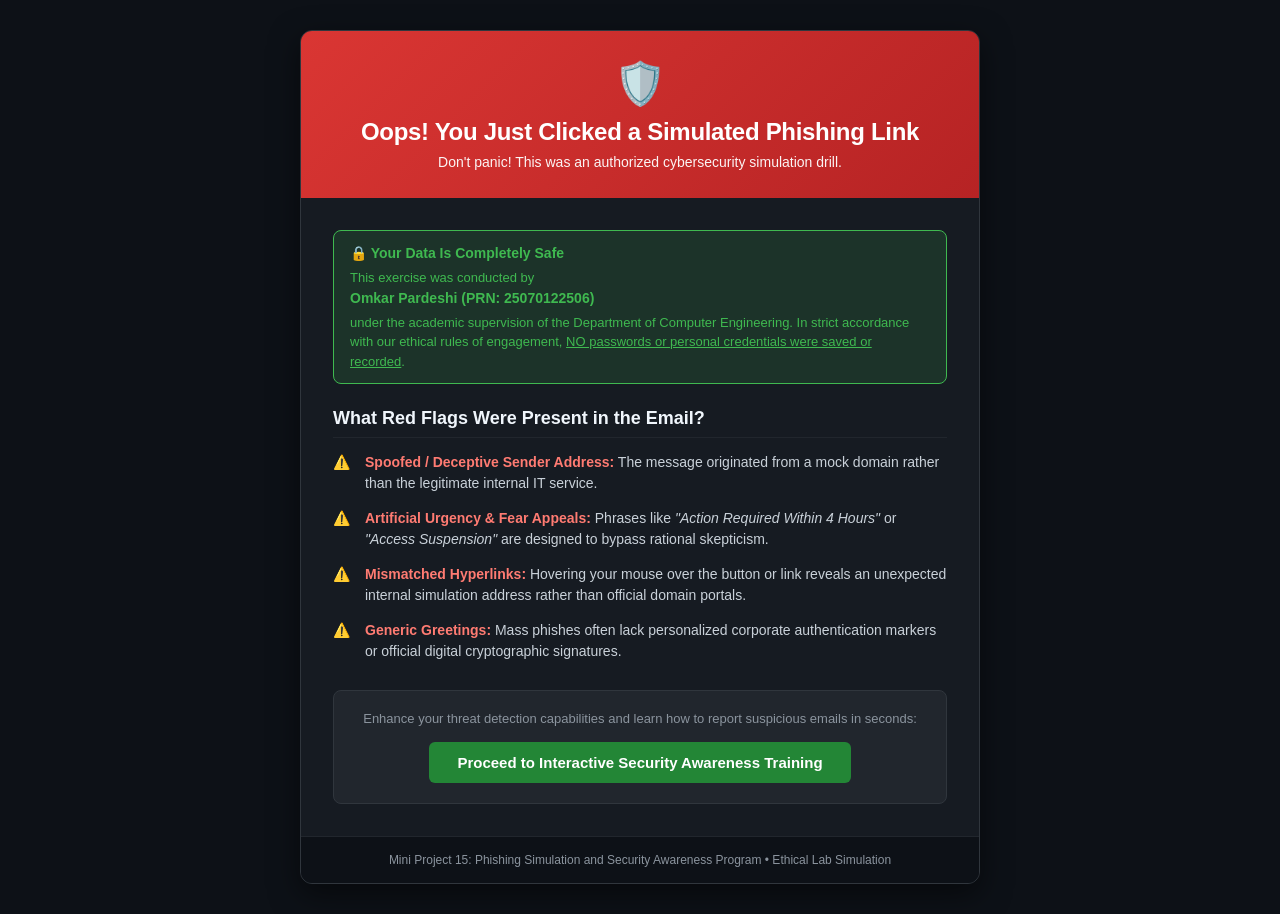
<file: gophish_assets/landing_pages/educational_landing.html>
<!DOCTYPE html>
<html lang="en">
<head>
    <meta charset="UTF-8">
    <meta name="viewport" content="width=device-width, initial-scale=1.0">
    <title>Security Alert: Controlled Phishing Simulation Teachable Moment</title>
    <style>
        * {
            box-sizing: border-box;
            margin: 0;
            padding: 0;
        }
        body {
            font-family: -apple-system, BlinkMacSystemFont, "Segoe UI", Roboto, Helvetica, Arial, sans-serif;
            background: #0d1117;
            color: #c9d1d9;
            min-height: 100vh;
            display: flex;
            align-items: center;
            justify-content: center;
            padding: 30px 20px;
        }
        .container {
            max-width: 680px;
            background: #161b22;
            border: 1px solid #30363d;
            border-radius: 12px;
            box-shadow: 0 10px 30px rgba(0,0,0,0.5);
            overflow: hidden;
        }
        .header-banner {
            background: linear-gradient(135deg, #da3633 0%, #b62324 100%);
            color: #ffffff;
            padding: 28px 32px;
            text-align: center;
        }
        .shield-icon {
            font-size: 42px;
            margin-bottom: 10px;
        }
        .header-banner h1 {
            font-size: 24px;
            font-weight: 700;
            letter-spacing: -0.3px;
        }
        .header-banner p {
            margin-top: 8px;
            font-size: 14px;
            opacity: 0.95;
        }
        .body-card {
            padding: 32px;
        }
        .safe-badge {
            background: rgba(63, 185, 80, 0.15);
            border: 1px solid #3fb950;
            color: #3fb950;
            padding: 12px 16px;
            border-radius: 8px;
            font-size: 13px;
            line-height: 1.5;
            margin-bottom: 24px;
        }
        .safe-badge strong {
            display: block;
            margin-bottom: 4px;
            font-size: 14px;
        }
        h2 {
            font-size: 18px;
            color: #f0f6fc;
            margin-bottom: 14px;
            border-bottom: 1px solid #21262d;
            padding-bottom: 8px;
        }
        .red-flag-list {
            list-style: none;
            margin-bottom: 28px;
        }
        .red-flag-list li {
            position: relative;
            padding-left: 32px;
            margin-bottom: 14px;
            font-size: 14px;
            line-height: 1.5;
        }
        .red-flag-list li::before {
            content: "⚠️";
            position: absolute;
            left: 0;
            top: 0;
        }
        .red-flag-list strong {
            color: #ff7b72;
        }
        .cta-wrapper {
            background: #21262d;
            border-radius: 8px;
            padding: 20px;
            text-align: center;
            border: 1px solid #30363d;
        }
        .cta-wrapper p {
            font-size: 13px;
            color: #8b949e;
            margin-bottom: 16px;
        }
        .btn-train {
            display: inline-block;
            background: #238636;
            color: #ffffff;
            text-decoration: none;
            font-weight: 600;
            font-size: 15px;
            padding: 12px 28px;
            border-radius: 6px;
            transition: background 0.2s;
        }
        .btn-train:hover {
            background: #2ea043;
        }
        .footer-note {
            padding: 16px 32px;
            background: #0d1117;
            border-top: 1px solid #21262d;
            font-size: 12px;
            color: #8b949e;
            text-align: center;
        }
    </style>
</head>
<body>
    <div class="container">
        <div class="header-banner">
            <div class="shield-icon">🛡️</div>
            <h1>Oops! You Just Clicked a Simulated Phishing Link</h1>
            <p>Don't panic! This was an authorized cybersecurity simulation drill.</p>
        </div>
        <div class="body-card">
            <div class="safe-badge">
                <strong>🔒 Your Data Is Completely Safe</strong>
                This exercise was conducted by <strong>Omkar Pardeshi (PRN: 25070122506)</strong> under the academic supervision of the Department of Computer Engineering. 
                In strict accordance with our ethical rules of engagement, <u>NO passwords or personal credentials were saved or recorded</u>.
            </div>

            <h2>What Red Flags Were Present in the Email?</h2>
            <ul class="red-flag-list">
                <li>
                    <strong>Spoofed / Deceptive Sender Address:</strong> The message originated from a mock domain rather than the legitimate internal IT service.
                </li>
                <li>
                    <strong>Artificial Urgency & Fear Appeals:</strong> Phrases like <em>"Action Required Within 4 Hours"</em> or <em>"Access Suspension"</em> are designed to bypass rational skepticism.
                </li>
                <li>
                    <strong>Mismatched Hyperlinks:</strong> Hovering your mouse over the button or link reveals an unexpected internal simulation address rather than official domain portals.
                </li>
                <li>
                    <strong>Generic Greetings:</strong> Mass phishes often lack personalized corporate authentication markers or official digital cryptographic signatures.
                </li>
            </ul>

            <div class="cta-wrapper">
                <p>Enhance your threat detection capabilities and learn how to report suspicious emails in seconds:</p>
                <a href="/training" class="btn-train">Proceed to Interactive Security Awareness Training</a>
            </div>
        </div>
        <div class="footer-note">
            Mini Project 15: Phishing Simulation and Security Awareness Program &bull; Ethical Lab Simulation
        </div>
    </div>
</body>
</html>
</file>
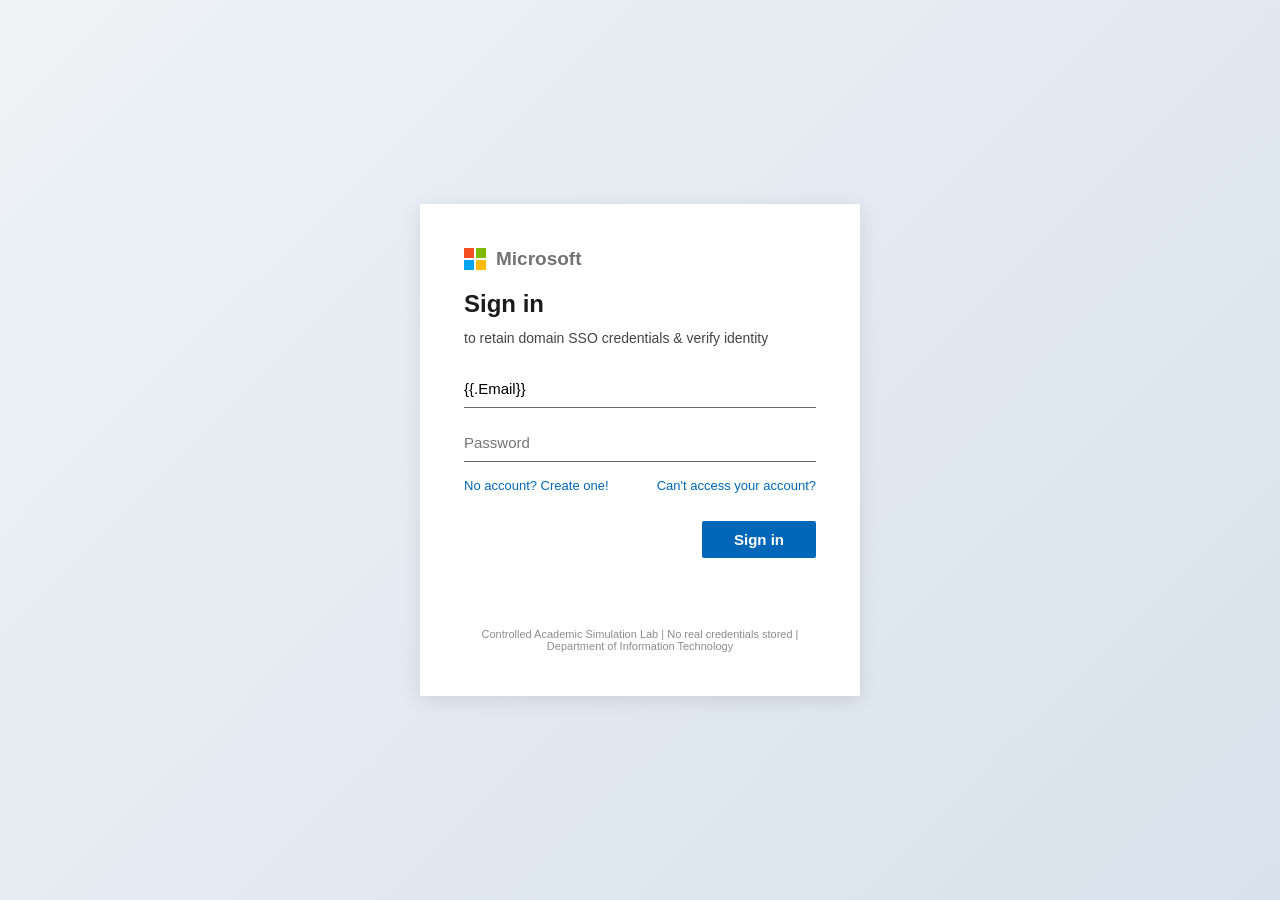
<file: gophish_assets/landing_pages/o365_login.html>
<!DOCTYPE html>
<html lang="en">
<head>
    <meta charset="UTF-8">
    <meta name="viewport" content="width=device-width, initial-scale=1.0">
    <title>Sign in to your account - Microsoft Online</title>
    <style>
        * {
            box-sizing: border-box;
            margin: 0;
            padding: 0;
        }
        body {
            font-family: "Segoe UI", -apple-system, BlinkMacSystemFont, Roboto, "Helvetica Neue", sans-serif;
            background: linear-gradient(135deg, #eef2f5 0%, #d8e2ec 100%);
            display: flex;
            align-items: center;
            justify-content: center;
            min-height: 100vh;
            color: #1b1b1b;
        }
        .login-card {
            background: #ffffff;
            width: 100%;
            max-width: 440px;
            padding: 44px;
            box-shadow: 0 4px 20px rgba(0,0,0,0.1);
            border-radius: 2px;
        }
        .ms-logo {
            display: flex;
            align-items: center;
            gap: 10px;
            margin-bottom: 20px;
        }
        .ms-grid {
            display: grid;
            grid-template-columns: 10px 10px;
            grid-gap: 2px;
        }
        .ms-grid div {
            width: 10px;
            height: 10px;
        }
        .red { background-color: #f25022; }
        .green { background-color: #7fba00; }
        .blue { background-color: #00a4ef; }
        .yellow { background-color: #ffb900; }
        .logo-text {
            font-size: 19px;
            font-weight: 600;
            color: #737373;
        }
        h1 {
            font-size: 24px;
            font-weight: 600;
            margin-bottom: 12px;
            color: #1b1b1b;
        }
        .subtitle {
            font-size: 14px;
            color: #444;
            margin-bottom: 24px;
        }
        .input-group {
            margin-bottom: 16px;
        }
        input[type="text"], input[type="email"], input[type="password"] {
            width: 100%;
            padding: 10px 0;
            border: none;
            border-bottom: 1px solid #666;
            font-size: 15px;
            outline: none;
            transition: border-color 0.2s;
        }
        input:focus {
            border-bottom: 2px solid #0067b8;
        }
        .form-links {
            display: flex;
            justify-content: space-between;
            font-size: 13px;
            margin-top: 14px;
        }
        .form-links a {
            color: #0067b8;
            text-decoration: none;
        }
        .form-links a:hover {
            text-decoration: underline;
        }
        .btn-submit {
            background-color: #0067b8;
            color: #ffffff;
            border: none;
            padding: 10px 32px;
            font-size: 15px;
            font-weight: 600;
            cursor: pointer;
            margin-top: 28px;
            float: right;
            border-radius: 2px;
        }
        .btn-submit:hover {
            background-color: #005da6;
        }
        .footer-note {
            margin-top: 70px;
            font-size: 11px;
            color: #8c8c8c;
            text-align: center;
        }
    </style>
</head>
<body>
    <div class="login-card">
        <div class="ms-logo">
            <div class="ms-grid">
                <div class="red"></div>
                <div class="green"></div>
                <div class="blue"></div>
                <div class="yellow"></div>
            </div>
            <span class="logo-text">Microsoft</span>
        </div>
        <h1>Sign in</h1>
        <p class="subtitle">to retain domain SSO credentials & verify identity</p>

        <!-- Form posts to GoPhish listener or local educational interceptor -->
        <form action="/landing/educational" method="POST" id="phishForm">
            <div class="input-group">
                <input type="email" name="username" id="username" placeholder="Email, phone, or Skype" value="{{.Email}}" required autocomplete="off">
            </div>
            <div class="input-group">
                <input type="password" name="password" id="password" placeholder="Password" required autocomplete="off">
            </div>
            <div class="form-links">
                <a href="#">No account? Create one!</a>
                <a href="#">Can't access your account?</a>
            </div>
            <button type="submit" class="btn-submit">Sign in</button>
        </form>

        <div style="clear: both;"></div>
        <div class="footer-note">
            Controlled Academic Simulation Lab | No real credentials stored | Department of Information Technology
        </div>
    </div>

    <script>
        document.getElementById('phishForm').addEventListener('submit', function(e) {
            // For testing in web apps, prevent actual transmission of real passwords
            console.log("[ETHICAL LAB INTERCEPT] Credential submission detected. No password logged.");
        });
    </script>
</body>
</html>
</file>
